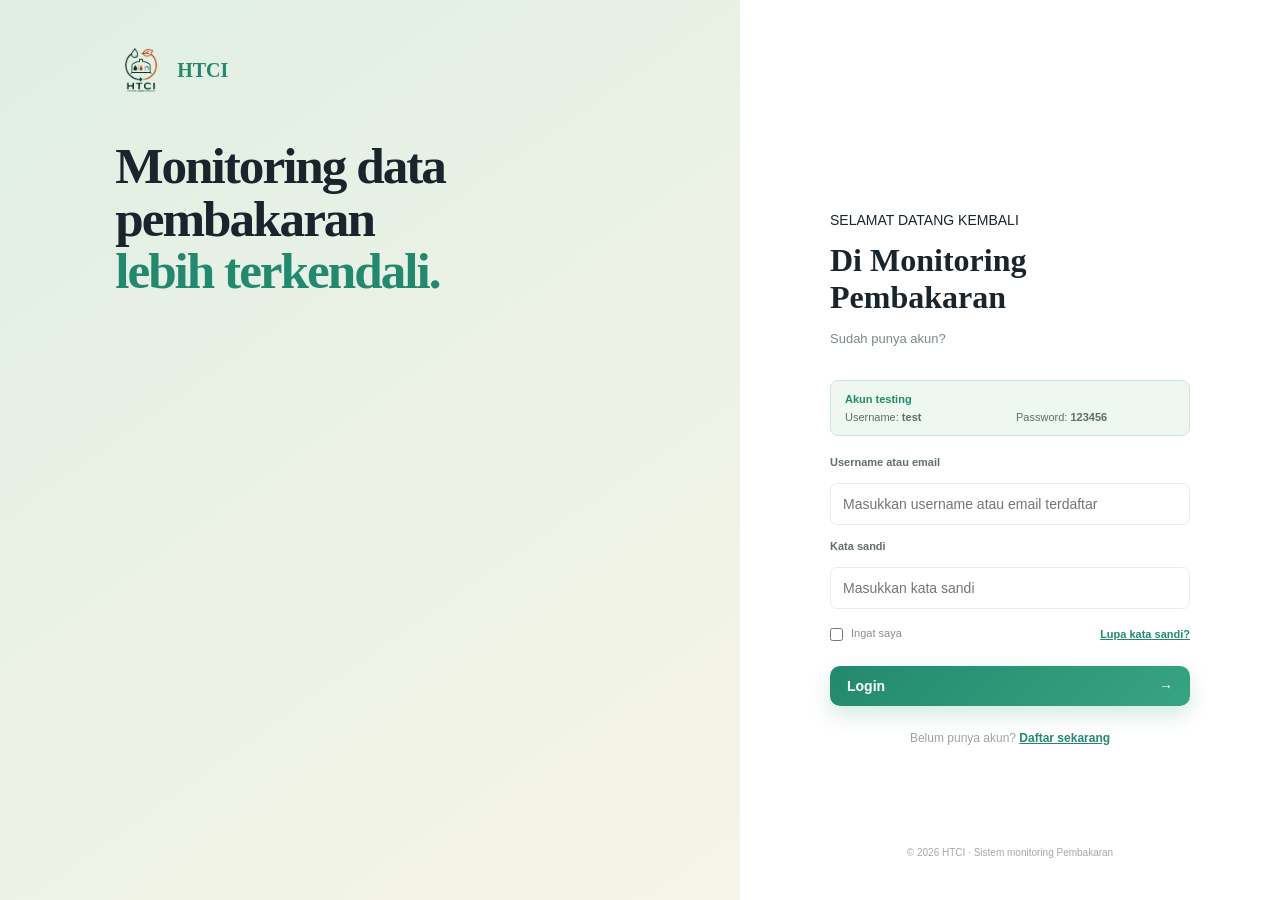
<file: index.html>
﻿<!doctype html>
<html lang="id">
  <head>
    <meta charset="UTF-8" />
    <meta name="viewport" content="width=device-width, initial-scale=1.0" />
    <title>Masuk | HTCI</title>
    <meta http-equiv="refresh" content="0; url=login.html" />
    <style>
      body {
        visibility: hidden;
      }
    </style>
    <link rel="preconnect" href="https://fonts.googleapis.com" />
    <link rel="preconnect" href="https://fonts.gstatic.com" crossorigin />
    <link
      href="https://fonts.googleapis.com/css2?family=DM+Sans:wght@400;500;600;700&family=Space+Grotesk:wght@500;600;700&display=swap"
      rel="stylesheet"
    />
    <link rel="icon" type="image/png" href="img/sgllogo.png" />
    <link rel="stylesheet" href="styles.css?v=20261021-labels3" />
  </head>
  <body>
    <div class="app-shell">
      <aside class="sidebar">
        <div class="brand"><b>TG</b> Thermo<span>Guard</span></div>
        <small class="workspace-label">WORKSPACE</small>
        <nav>
          <button class="nav-item active" data-page="home">
            ⌂ &nbsp; Beranda</button
          ><button class="nav-item" data-page="devices">
            ▦ &nbsp; Kelola Alat <i>3</i></button
          ><button class="nav-item" data-page="profile">◎ &nbsp; Profil</button>
        </nav>
        <div class="sidebar-foot">
          <div class="help-card">
            <b>Butuh bantuan?</b><small>Hubungi tim teknis kami</small
            ><button>Hubungi kami →</button>
          </div>
          <div class="user-mini">
            <b>AR</b><span>Andi Rahman<small>Administrator</small></span
            ><button id="logout">↪</button>
          </div>
        </div>
      </aside>
      <main class="main">
        <header>
          <span>Workspace &nbsp;/&nbsp; <b id="crumb">Beranda</b></span
          ><span class="live">● &nbsp;Data live &nbsp; <b>AR</b></span>
        </header>
        <section class="page active" id="home">
          <div class="heading">
            <div>
              <small>SENIN, 12 AGUSTUS 2024 &nbsp;•&nbsp; 09:41 WIB</small>
              <h1>Selamat pagi, Andi <em>✦</em></h1>
              <p>
                Pantau kondisi seluruh alat pembakaran Anda dalam satu tampilan.
              </p>
            </div>
            <button class="primary" id="refresh">↻ &nbsp; Refresh data</button>
          </div>
          <div class="summary">
            <article>
              <label>Alat aktif</label
              ><strong>3 <small>/ 4 alat</small></strong>
              <div class="bar"><i style="width: 75%"></i></div>
              <small>1 alat sedang offline</small>
            </article>
            <article>
              <label>Suhu rata-rata</label><strong>386<small>°C</small></strong
              ><small class="up">↗ 4,2% dari kemarin</small>
            </article>
            <article>
              <label>Kualitas gas</label><strong>Baik</strong
              ><small>Rata-rata seluruh alat</small
              ><mark>Dalam batas aman</mark>
            </article>
            <article>
              <label>Peringatan</label
              ><strong>2 <small>peringatan</small></strong
              ><small>Perlu ditinjau hari ini</small
              ><button class="link" id="alerts">Lihat peringatan →</button>
            </article>
          </div>
          <div class="section-title">
            <div>
              <h2>Monitoring alat</h2>
            </div>
          </div>
          <div class="devices">
            <article class="device">
              <span class="status online">● Online</span>
              <h3>Insinerator Utama</h3>
              <small>ID: TG-2401-A</small>
              <div class="temp">
                Suhu gas buang<strong>412<small>°C</small></strong
                ><b>↗ 2,6%</b>
              </div>
              <div class="sensors">
                <div>
                  PM 2.5<strong>18 <small>µg/m³</small></strong
                  ><mark>Normal</mark>
                </div>
                <div>
                  Kandungan gas<strong>CO <small>32 ppm</small></strong
                  ><mark>Normal</mark>
                </div>
              </div>
              <footer>
                Kualitas gas buang <b>Baik</b>
                <div class="bar"><i style="width: 82%"></i></div>
              </footer>
            </article>
            <article class="device warning">
              <span class="status">● Perlu perhatian</span>
              <h3>Boiler Produksi</h3>
              <small>ID: TG-2401-B</small>
              <div class="temp">
                Suhu gas buang<strong>389<small>°C</small></strong
                ><b>↘ 1,1%</b>
              </div>
              <div class="sensors">
                <div>
                  PM 2.5<strong class="orange">76 <small>µg/m³</small></strong
                  ><mark class="caution">Tinggi</mark>
                </div>
                <div>
                  Kandungan gas<strong>CO <small>48 ppm</small></strong
                  ><mark>Normal</mark>
                </div>
              </div>
              <footer>
                Kualitas gas buang <b class="orange">Perhatian</b>
                <div class="bar">
                  <i class="orange-bar" style="width: 56%"></i>
                </div>
              </footer>
            </article>
            <article class="device">
              <span class="status online">● Online</span>
              <h3>Furnace Laboratorium</h3>
              <small>ID: TG-2401-C</small>
              <div class="temp">
                Suhu gas buang<strong>358<small>°C</small></strong
                ><b>↗ 0,8%</b>
              </div>
              <div class="sensors">
                <div>
                  PM 2.5<strong>12 <small>µg/m³</small></strong
                  ><mark>Normal</mark>
                </div>
                <div>
                  Kandungan gas<strong>CO <small>27 ppm</small></strong
                  ><mark>Normal</mark>
                </div>
              </div>
              <footer>
                Kualitas gas buang <b>Baik</b>
                <div class="bar"><i style="width: 91%"></i></div>
              </footer>
            </article>
          </div>
          <div class="bottom">
            <article>
              <h2>Aktivitas terbaru</h2>
              <p>
                ✓ &nbsp; <b>Insinerator Utama kembali online</b
                ><small>Sensor terhubung kembali · 12 menit lalu</small>
              </p>
              <p class="orange">
                ! &nbsp; <b>PM 2.5 melebihi batas normal</b
                ><small>Boiler Produksi · 28 menit lalu</small>
              </p>
            </article>
            <article>
              <h2>Uptime perangkat</h2>
              <strong class="uptime">98,7% <small>↗ 1,4%</small></strong>
              <div class="chart">▂ ▅ ▃ ▇ ▅ █ ▇</div>
            </article>
          </div>
        </section>
        <section class="page" id="devices">
          <div class="heading">
            <div>
              <small>KONFIGURASI PERANGKAT</small>
              <h1>Kelola alat</h1>
              <p>Tambah dan atur perangkat IoT yang terhubung ke workspace.</p>
            </div>
            <button class="primary" id="add">＋ &nbsp;Tambah alat</button>
          </div>
          <div class="toolbar">
            ⌕ <input placeholder="Cari nama atau ID alat..." />
          </div>
          <div class="device-list">
            <div>
              <b>♨ &nbsp; Insinerator Utama</b
              ><small>TG-2401-A · ● Online</small
              ><button class="edit">Edit</button
              ><button class="delete">Hapus</button>
            </div>
            <div>
              <b>▦ &nbsp; Boiler Produksi</b
              ><small>TG-2401-B · ● Perlu perhatian</small
              ><button class="edit">Edit</button
              ><button class="delete">Hapus</button>
            </div>
            <div>
              <b>♨ &nbsp; Furnace Laboratorium</b
              ><small>TG-2401-C · ● Online</small
              ><button class="edit">Edit</button
              ><button class="delete">Hapus</button>
            </div>
            <div>
              <b>♨ &nbsp; Dryer Cadangan</b><small>TG-2401-D · ● Offline</small
              ><button class="edit">Edit</button
              ><button class="delete">Hapus</button>
            </div>
          </div>
        </section>
        <section class="page" id="profile">
          <div class="heading">
            <div>
              <small>PENGATURAN WORKSPACE</small>
              <h1>Profil & pengaturan</h1>
              <p>Atur akun dan preferensi pengalaman monitoring Anda.</p>
            </div>
          </div>
          <div class="profile">
            <article>
              <div class="cover"></div>
              <b class="profile-avatar">AR</b>
              <h2>Andi Rahman</h2>
              <p>Administrator · andi.rahman@htci.id</p>
              <button class="outline">Edit profil</button>
            </article>
            <article class="settings">
              <h2>Preferensi</h2>
              <div>
                <b>Bahasa aplikasi</b
                ><small>Pilih bahasa yang digunakan di dashboard</small
                ><select>
                  <option>Bahasa Indonesia</option>
                  <option>English</option>
                </select>
              </div>
              <div>
                <b>Tema tampilan</b
                ><small>Sesuaikan tampilan untuk kenyamanan Anda</small
                ><button class="theme active">☼ Terang</button
                ><button class="theme">◐ Gelap</button>
              </div>
              <div>
                <b>Notifikasi peringatan</b
                ><small>Dapatkan notifikasi saat sensor melewati batas</small
                ><input type="checkbox" checked />
              </div>
              <button class="danger" id="logout2">↪ Keluar dari akun</button>
            </article>
          </div>
        </section>
      </main>
    </div>
    <div class="toast" id="toast"></div>
    <div class="modal" id="auth">
      <div>
        <button class="close">×</button><b class="modal-logo">TG</b
        ><small>HTCI WORKSPACE</small>
        <h2 id="auth-title">Selamat datang kembali</h2>
        <p>Masuk untuk memantau alat pembakaran Anda.</p>
        <label>Email<input type="email" placeholder="nama@gmail.com" /></label
        ><label
          >Kata sandi<input type="password" placeholder="••••••••" /></label
        ><button class="primary full">Masuk ke dashboard →</button>
        <p>
          Belum punya akun?
          <button class="link" id="register">Daftar sekarang</button>
        </p>
      </div>
    </div>
    <div class="modal" id="device-modal">
      <div>
        <button class="close">×</button><small>PERANGKAT IOT</small>
        <h2>Tambah alat baru</h2>
        <p>Hubungkan alat pembakaran ke workspace Anda.</p>
        <label
          >Nama alat<input placeholder="Contoh: Incinerator Gedung B" /></label
        ><label>Device ID<input placeholder="TG-2401-X" /></label
        ><label>API Key<input placeholder="Masukkan API key perangkat" /></label
        ><button class="primary full" id="save">Simpan alat</button>
      </div>
    </div>
    <script>
      const toast = (m) => {
        const e = document.getElementById("toast");
        e.textContent = m;
        e.classList.add("show");
        setTimeout(() => e.classList.remove("show"), 2200);
      };
      document.querySelectorAll(".nav-item").forEach(
        (b) =>
          (b.onclick = () => {
            document
              .querySelectorAll(".nav-item")
              .forEach((x) => x.classList.remove("active"));
            b.classList.add("active");
            document
              .querySelectorAll(".page")
              .forEach((x) => x.classList.remove("active"));
            document.getElementById(b.dataset.page).classList.add("active");
            document.getElementById("crumb").textContent = b.textContent.trim();
          }),
      );
      document.getElementById("refresh").onclick = () =>
        toast("Data sensor berhasil diperbarui");
      document.getElementById("alerts").onclick = () =>
        toast("Menampilkan 2 peringatan aktif");
      const auth = document.getElementById("auth");
      const open = () => auth.classList.add("show");
      document.getElementById("logout").onclick = open;
      document.getElementById("logout2").onclick = open;
      document
        .querySelectorAll(".close")
        .forEach(
          (b) =>
            (b.onclick = () =>
              b.parentElement.parentElement.classList.remove("show")),
        );
      document.querySelector(".full").onclick = () => {
        auth.classList.remove("show");
        toast("Berhasil masuk ke workspace");
      };
      document.getElementById("register").onclick = () => {
        document.getElementById("auth-title").textContent = "Buat akun baru";
      };
      const modal = document.getElementById("device-modal");
      document.getElementById("add").onclick = () =>
        modal.classList.add("show");
      document.getElementById("save").onclick = () => {
        modal.classList.remove("show");
        toast("Alat berhasil ditambahkan");
      };
      document.querySelectorAll(".delete").forEach(
        (b) =>
          (b.onclick = () => {
            b.parentElement.remove();
            toast("Alat berhasil dihapus");
          }),
      );
      document
        .querySelectorAll(".edit")
        .forEach((b) => (b.onclick = () => toast("Mode edit alat dibuka")));
      document.querySelectorAll(".theme").forEach(
        (b) =>
          (b.onclick = () => {
            document
              .querySelectorAll(".theme")
              .forEach((x) => x.classList.remove("active"));
            b.classList.add("active");
            toast("Tema tampilan diperbarui");
          }),
      );
    </script>
    <script>
      document
        .querySelectorAll(".help-card button")
        .forEach(
          (button) =>
            (button.onclick = () =>
              window.open(
                "https://wa.me/+62895360799127",
                "_blank",
                "noopener",
              )),
        );
    </script>
  </body>
</html>
</file>
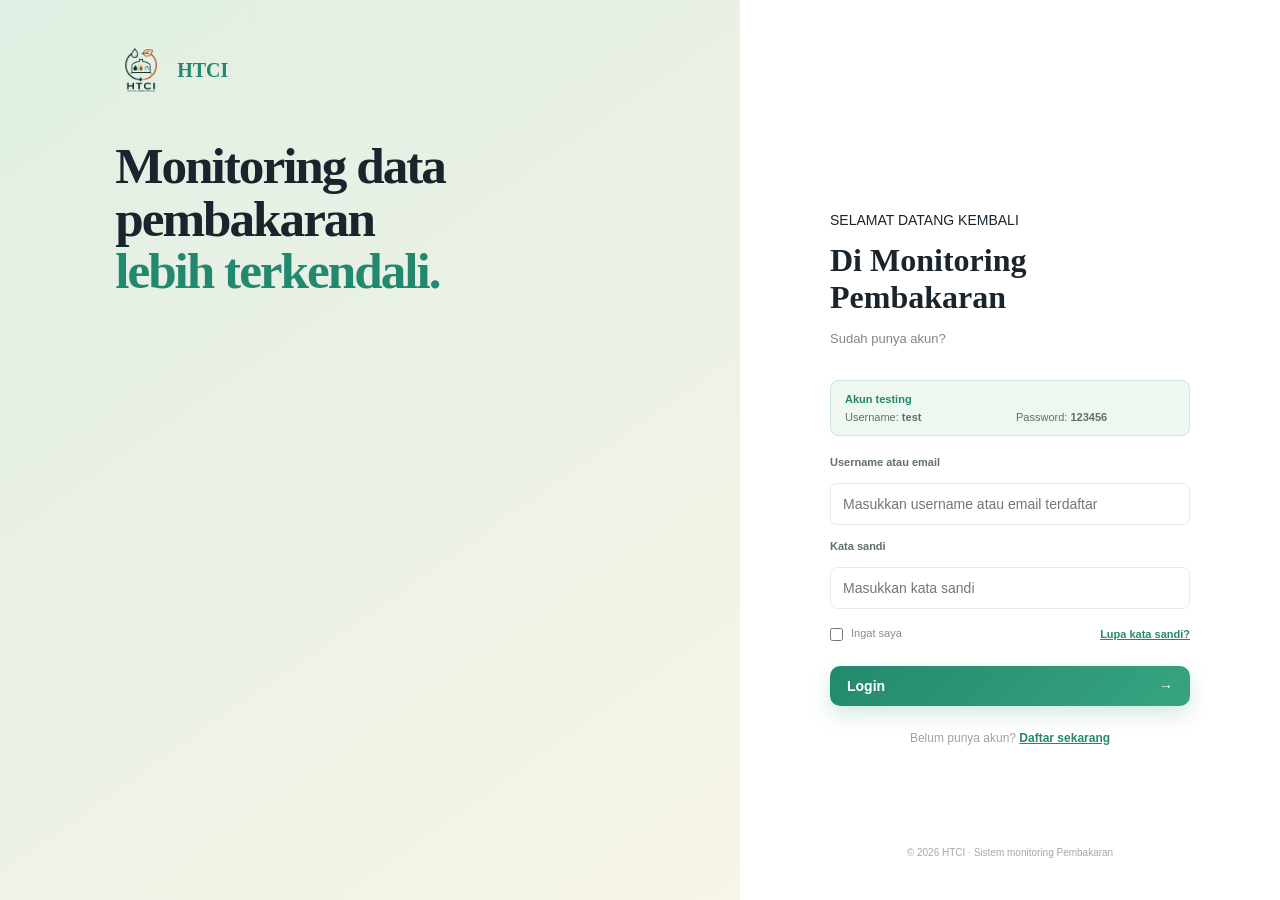
<file: login.html>
<!doctype html>
<html lang="id">
  <head>
    <meta charset="UTF-8" />
    <meta name="viewport" content="width=device-width, initial-scale=1.0" />
    <title>Masuk | HTCI</title>
    <link rel="icon" type="image/png" href="img/sgllogo.png" />
    <link rel="stylesheet" href="styles.css?v=20261021-labels3" />
  </head>
  <body class="auth-page">
    <main class="auth-layout">
      <section class="auth-intro">
        <a class="brand" href="index.html"><b>HT</b> HTCI</a>
        <div class="intro-copy">
          <h1>Monitoring<br /><em>data pembakaran</em></h1>
        </div>
      </section>
      <section class="auth-panel">
        <div class="auth-form-wrap">
          <p class="eyebrow">SELAMAT DATANG KEMBALI</p>
          <h2>Masuk ke HTCI</h2>
          <p class="form-description">Sudah punya akun?</p>
          <form data-auth-form="login">
            <label for="email">Username atau email</label
            ><input
              id="email"
              name="username"
              type="text"
              autocomplete="username"
              placeholder="Username atau email"
              required
            /><label for="password">Kata sandi</label
            ><input
              id="password"
              autocomplete="current-password"
              type="password"
              placeholder="Masukkan kata sandi"
              required
            />
            <div class="form-options">
              <label class="checkbox-label"
                ><input type="checkbox" /> Ingat saya</label
              ><a href="#">Lupa kata sandi?</a>
            </div>
            <button class="primary auth-submit" type="submit">
              Login <span>→</span>
            </button>
          </form>
          <p class="auth-switch">
            Sudah punya akun? <a href="register.html">Daftar sekarang</a>
          </p>
        </div>
        <small class="auth-footer"
          >© 2026 HTCI · Sistem monitoring Pembakaran</small
        >
      </section>
    </main>
    <div class="toast" id="toast"></div>
    <script src="app.js?v=20261021-greeting4"></script>
  </body>
</html>
</file>
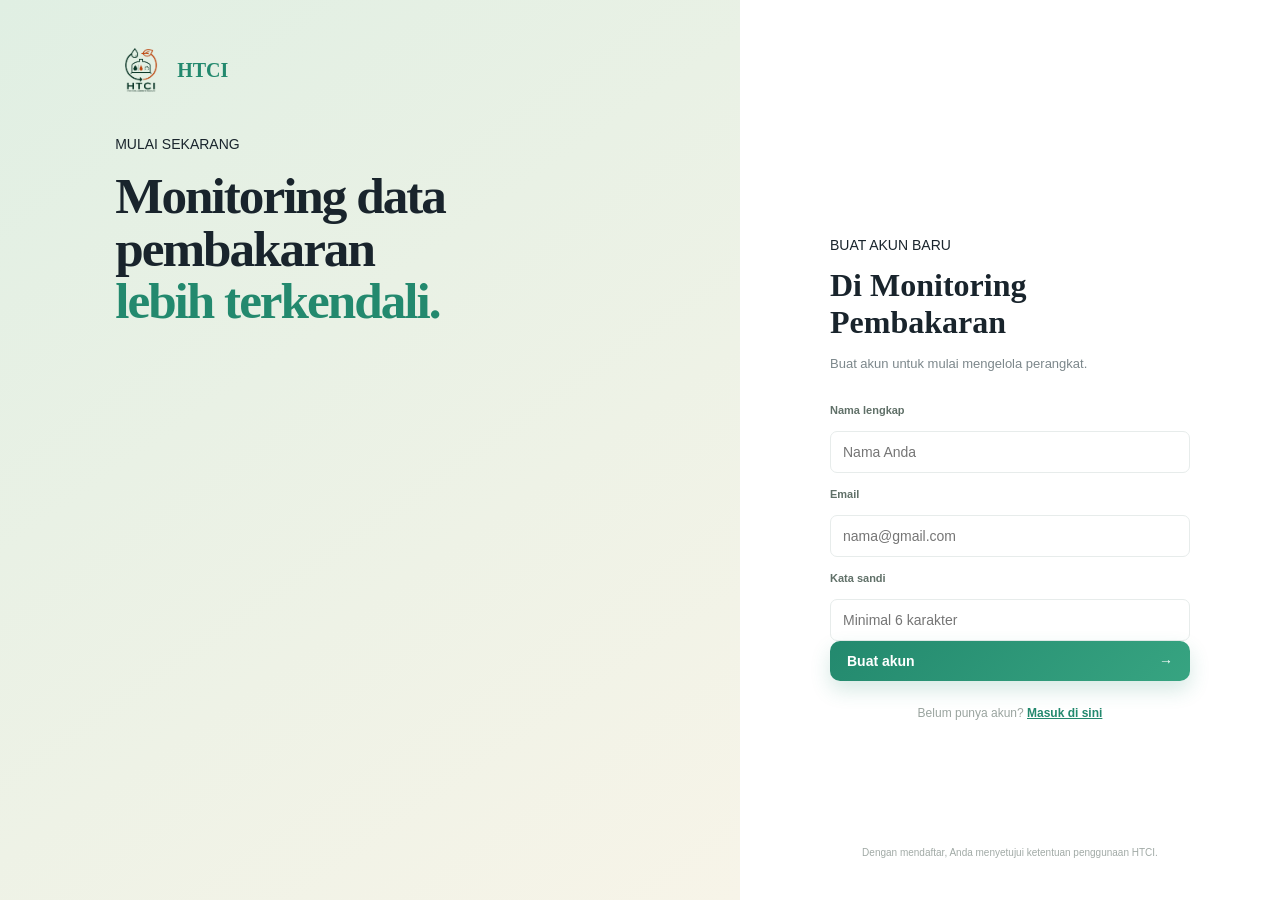
<file: register.html>
<!doctype html>
<html lang="id">
  <head>
    <meta charset="UTF-8" />
    <meta name="viewport" content="width=device-width, initial-scale=1.0" />
    <title>Daftar | HTCI</title>
    <link rel="icon" type="image/png" href="img/sgllogo.png" />
    <link rel="stylesheet" href="styles.css?v=20261021-labels3" />
  </head>
  <body class="auth-page">
    <main class="auth-layout">
      <section class="auth-intro">
        <a class="brand" href="index.html"
          ><b>TG</b> Thermo<span>Guard</span></a
        >
        <div class="intro-copy">
          <p class="eyebrow">MULAI SEKARANG</p>
          <h1>Satu ruang kerja<br /><em>untuk semua alat.</em></h1>
        </div>
      </section>
      <section class="auth-panel">
        <div class="auth-form-wrap">
          <p class="eyebrow">BUAT AKUN BARU</p>
          <h2>Daftar workspace</h2>
          <p class="form-description">
            Buat akun untuk mulai mengelola perangkat.
          </p>
          <form data-auth-form="register">
            <label for="name">Nama lengkap</label
            ><input
              id="name"
              type="text"
              placeholder="Nama Anda"
              required
            /><label for="register-email">Email</label
            ><input
              id="register-email"
              type="email"
              placeholder="nama@gmail.com"
              required
            /><label for="register-password">Kata sandi</label
            ><input
              id="register-password"
              type="password"
              placeholder="Minimal 6 karakter"
              minlength="6"
              required
            /><button class="primary auth-submit" type="submit">
              Buat akun <span>→</span>
            </button>
          </form>
          <p class="auth-switch">
            Sudah punya akun? <a href="login.html">Masuk di sini</a>
          </p>
        </div>
        <small class="auth-footer"
          >Dengan mendaftar, Anda menyetujui ketentuan penggunaan HTCI.</small
        >
      </section>
    </main>
    <div class="toast" id="toast"></div>
    <script src="app.js?v=20261021-greeting4"></script>
  </body>
</html>
</file>
<file: styles.css>
:root {
  --ink: #19242c;
  --muted: #7c878b;
  --line: #e7eceb;
  --paper: #fbfcfa;
  --green: #23896e;
  --soft: #e4f3ec;
  --orange: #e4873c;
  --red: #d86359;
  --shadow: 0 12px 40px #19352d0f;
}
* {
  box-sizing: border-box;
}
body {
  margin: 0;
  background: var(--paper);
  color: var(--ink);
  font:
    14px "DM Sans",
    sans-serif;
}
button,
input,
select {
  font: inherit;
}
button {
  cursor: pointer;
  border: 0;
  background: none;
  color: inherit;
}
.app-shell {
  display: flex;
  min-height: 100vh;
}
.sidebar {
  width: 250px;
  background: #eef4ee;
  border-right: 1px solid #e0e9e1;
  padding: 28px 18px 20px;
  display: flex;
  flex-direction: column;
  flex-shrink: 0;
}
.brand {
  display: flex;
  align-items: center;
  gap: 10px;
  font: 700 20px "Space Grotesk";
  padding: 0 12px;
  margin-bottom: 64px;
}
.brand b,
.modal-logo {
  display: inline-grid;
  place-items: center;
  background: var(--green);
  color: #fff;
  border-radius: 9px;
  width: 32px;
  height: 32px;
  font-size: 12px;
  margin-right: 8px;
}
.brand span {
  color: var(--green);
}
.workspace-label,
.heading > div > small {
  font-size: 10px;
  letter-spacing: 1.4px;
  font-weight: 700;
  color: #9aa69e;
}
.workspace-label {
  padding: 0 14px;
}
.main-nav,
nav {
  display: grid;
  gap: 5px;
  margin-top: 12px;
}
.nav-item {
  text-align: left;
  padding: 12px 13px;
  border-radius: 9px;
  color: #738079;
  font-weight: 600;
}
.nav-item:hover,
.nav-item.active {
  background: #fff;
  color: var(--green);
  box-shadow: 0 5px 18px #345c4010;
}
.nav-item i {
  float: right;
  background: #dcebe0;
  padding: 2px 7px;
  border-radius: 15px;
  font-style: normal;
  font-size: 11px;
}
.sidebar-foot {
  margin-top: auto;
}
.help-card {
  background: #fff;
  border: 1px solid #e0e9e1;
  border-radius: 12px;
  padding: 16px;
  margin-bottom: 18px;
}
.help-card b,
.help-card small {
  display: block;
}
.help-card small {
  font-size: 11px;
  color: var(--muted);
  margin: 5px 0 12px;
}
.help-card button,
.link {
  color: var(--green);
  font-size: 12px;
  font-weight: 700;
  padding: 0;
}
.user-mini {
  border-top: 1px solid #dce6dd;
  padding: 17px 5px 0;
  display: flex;
  align-items: center;
  gap: 10px;
}
.user-mini > b {
  display: grid;
  place-items: center;
  width: 33px;
  height: 33px;
  border-radius: 50%;
  background: #d5e8dc;
  color: var(--green);
  font-size: 11px;
}
.user-mini small {
  display: block;
  color: var(--muted);
  font-size: 11px;
}
.user-mini button {
  margin-left: auto;
  font-size: 19px;
}
.main {
  width: calc(100% - 250px);
  max-width: 1500px;
}
header {
  height: 78px;
  border-bottom: 1px solid var(--line);
  display: flex;
  justify-content: space-between;
  align-items: center;
  padding: 0 54px;
  color: #a0aaa5;
  font-size: 12px;
}
header b {
  color: #4e5d57;
}
.live {
  font-size: 11px;
}
.live:first-letter {
  color: #45b686;
}
.live b {
  background: #d5e8dc;
  border-radius: 50%;
  padding: 10px;
  color: var(--green);
  margin-left: 10px;
}
.page {
  display: none;
  padding: 40px 54px 64px;
}
.page.active {
  display: block;
  animation: fade 0.3s ease;
}
@keyframes fade {
  from {
    opacity: 0.3;
    transform: translateY(5px);
  }
  to {
    opacity: 1;
    transform: none;
  }
}
.heading {
  display: flex;
  justify-content: space-between;
  align-items: end;
  margin-bottom: 34px;
}
.heading h1 {
  font: 600 31px "Space Grotesk";
  letter-spacing: -1.2px;
  margin: 12px 0 7px;
}
.heading h1 em {
  color: var(--orange);
  font-style: normal;
  font-size: 22px;
}
.heading p,
.section-title p {
  color: var(--muted);
  margin: 0;
}
.primary {
  background: var(--green);
  color: #fff;
  border-radius: 8px;
  padding: 12px 17px;
  font-weight: 700;
  box-shadow: 0 7px 17px #23896e25;
}
.summary {
  display: grid;
  grid-template-columns: repeat(4, 1fr);
  gap: 16px;
  margin-bottom: 42px;
}
.summary article {
  background: #fff;
  border: 1px solid var(--line);
  border-top: 3px solid var(--green);
  border-radius: 9px;
  padding: 17px 19px;
  min-height: 139px;
  box-shadow: var(--shadow);
}
.summary article:nth-child(2) {
  border-color: var(--orange);
}
.summary article:nth-child(3) {
  border-color: #4d8bb5;
}
.summary article:nth-child(4) {
  border-color: var(--red);
}
.summary label,
.summary article > small {
  color: #8a9591;
  font-size: 12px;
  display: block;
}
.summary strong {
  display: block;
  font: 600 28px "Space Grotesk";
  margin: 12px 0 8px;
}
.summary strong small,
.temp strong small,
.sensors strong small {
  font: 500 12px "DM Sans";
  color: #a1aaa5;
}
.bar {
  height: 5px;
  background: #ecf0ed;
  border-radius: 10px;
  overflow: hidden;
  margin: 9px 0 8px;
}
.bar i {
  display: block;
  height: 100%;
  background: var(--green);
  border-radius: 10px;
}
.summary mark,
.sensors mark {
  display: block;
  width: max-content;
  margin-top: 8px;
  padding: 3px 7px;
  border-radius: 4px;
  color: var(--green);
  background: var(--soft);
  font-size: 10px;
}
.up,
.status.online {
  color: var(--green) !important;
}
.link {
  display: block;
  margin-top: 8px;
}
.section-title {
  display: flex;
  justify-content: space-between;
  align-items: start;
}
.section-title h2,
.bottom h2,
.settings h2 {
  font: 600 18px "Space Grotesk";
  margin: 0 0 5px;
}
.section-title > small {
  color: #8e9b94;
}
.section-title > small b {
  color: var(--orange);
  font-weight: 400;
}
.devices {
  display: grid;
  grid-template-columns: repeat(3, 1fr);
  gap: 16px;
  margin: 20px 0 36px;
}
.device {
  background: #fff;
  border: 1px solid var(--line);
  border-radius: 10px;
  padding: 21px;
  box-shadow: var(--shadow);
}
.device.warning {
  border-color: #f2d8c4;
}
.status {
  font-size: 10px;
  color: var(--orange);
  font-weight: 700;
}
.device h3 {
  font: 600 17px "Space Grotesk";
  margin: 9px 0 4px;
}
.device > small,
.device-list small {
  color: #a1aaa6;
  font-size: 11px;
}
.temp {
  margin: 25px 0 20px;
  border-bottom: 1px solid #edf0ed;
  padding-bottom: 17px;
  font-size: 11px;
  color: #909b96;
}
.temp strong {
  display: inline-block;
  font: 600 35px "Space Grotesk";
  color: var(--ink);
  margin: 6px 8px 0 0;
}
.temp b {
  color: var(--green);
  font-size: 11px;
}
.sensors {
  display: grid;
  grid-template-columns: 1fr 1fr;
  gap: 10px;
}
.sensors > div {
  border-right: 1px solid #edf0ed;
  color: #929d97;
  font-size: 11px;
}
.sensors > div:last-child {
  border: 0;
  padding-left: 8px;
}
.sensors strong {
  display: block;
  font: 600 14px "Space Grotesk";
  color: var(--ink);
  margin: 7px 0;
}
.sensors mark {
  display: inline-block;
}
.sensors .caution,
.orange {
  color: #bd6b26 !important;
  background: #fff0e3;
}
.device footer {
  border-top: 1px solid #edf0ed;
  margin-top: 19px;
  padding-top: 14px;
  color: #929d97;
  font-size: 11px;
}
.device footer b {
  float: right;
  color: var(--green);
}
.orange-bar {
  background: var(--orange) !important;
}
.bottom {
  display: grid;
  grid-template-columns: 1fr 1fr;
  gap: 16px;
}
.bottom article,
.profile > article {
  background: #fff;
  border: 1px solid var(--line);
  border-radius: 10px;
  padding: 21px;
}
.bottom p {
  border-top: 1px solid #edf0ed;
  padding: 13px 0;
  margin: 0;
  font-size: 12px;
  color: var(--green);
}
.bottom p small {
  display: block;
  color: #a1aaa6;
  margin: 5px 0 0 19px;
  font-size: 10px;
}
.uptime {
  font: 600 26px "Space Grotesk";
}
.uptime small {
  font: 400 11px "DM Sans";
  color: var(--green);
}
.chart {
  color: #80b99e;
  letter-spacing: 11px;
  margin-top: 28px;
  font-size: 24px;
}
.toolbar {
  background: #fff;
  border: 1px solid var(--line);
  border-radius: 8px;
  padding: 11px;
  color: #9ca6a1;
  max-width: 360px;
  margin-bottom: 18px;
}
.toolbar input {
  border: 0;
  outline: 0;
  margin-left: 8px;
}
.device-list {
  background: #fff;
  border: 1px solid var(--line);
  border-radius: 10px;
  overflow: hidden;
}
.device-list > div {
  display: grid;
  grid-template-columns: 1fr 220px 50px 55px;
  gap: 15px;
  align-items: center;
  padding: 17px 20px;
  border-bottom: 1px solid #edf0ed;
}
.device-list > div:last-child {
  border: 0;
}
.device-list b {
  font-size: 13px;
}
.device-list small {
  color: var(--muted);
}
.edit,
.outline {
  color: var(--green);
  font-weight: 700;
  font-size: 11px;
}
.delete,
.danger {
  color: var(--red);
  font-size: 11px;
  font-weight: 700;
}
.profile {
  display: grid;
  grid-template-columns: 320px 1fr;
  gap: 20px;
  max-width: 950px;
}
.profile > article:first-child {
  text-align: center;
  padding: 0 20px 25px;
}
.cover {
  height: 85px;
  background: linear-gradient(120deg, #d7e9db, #f2e7d4);
  margin: 0 -21px;
}
.profile-avatar {
  display: grid;
  place-items: center;
  width: 74px;
  height: 74px;
  border: 5px solid #fff;
  border-radius: 50%;
  background: #d5e8dc;
  color: var(--green);
  font: 600 20px "Space Grotesk";
  margin: -37px auto 13px;
  position: relative;
}
.profile h2 {
  font: 600 19px "Space Grotesk";
}
.profile p,
.settings small {
  color: #9da6a1;
  font-size: 11px;
}
.settings > div {
  border-top: 1px solid #edf0ed;
  padding: 18px 0;
}
.settings > div b,
.settings > div small {
  display: block;
}
.settings select {
  float: right;
  margin-top: -26px;
  padding: 8px;
  border: 1px solid var(--line);
  border-radius: 7px;
}
.theme {
  padding: 7px 10px;
  color: #929c96;
}
.theme.active {
  background: var(--soft);
  color: var(--green);
  border-radius: 5px;
}
.danger {
  border-top: 1px solid #edf0ed;
  width: 100%;
  text-align: left;
  padding-top: 18px;
  margin-top: 5px;
}
.toast {
  position: fixed;
  right: 30px;
  bottom: 25px;
  background: #1e332b;
  color: #fff;
  padding: 13px 18px;
  border-radius: 8px;
  opacity: 0;
  transform: translateY(70px);
  transition: 0.3s;
  z-index: 5;
}
.toast.show {
  opacity: 1;
  transform: none;
}
.modal {
  position: fixed;
  inset: 0;
  background: #19332a55;
  backdrop-filter: blur(5px);
  display: none;
  align-items: center;
  justify-content: center;
  z-index: 10;
}
.modal.show {
  display: flex;
}
.modal > div {
  width: min(420px, calc(100% - 32px));
  background: #fff;
  border-radius: 14px;
  padding: 35px;
  position: relative;
}
.close {
  position: absolute;
  right: 18px;
  top: 15px;
  font-size: 23px;
  color: #a0aaa5;
}
.modal-logo {
  margin-bottom: 20px;
}
.modal h2 {
  font: 600 25px "Space Grotesk";
  margin: 10px 0 7px;
}
.modal p {
  color: var(--muted);
  font-size: 12px;
}
.modal label {
  display: block;
  font-size: 11px;
  font-weight: 700;
  margin: 13px 0;
}
.modal input {
  display: block;
  width: 100%;
  border: 1px solid var(--line);
  border-radius: 7px;
  padding: 11px;
  margin-top: 6px;
}
.full {
  width: 100%;
  margin-top: 10px;
}
@media (max-width: 1100px) {
  .sidebar {
    width: 215px;
  }
  .main {
    width: calc(100% - 215px);
  }
  .page,
  header {
    padding-left: 30px;
    padding-right: 30px;
  }
  .summary {
    grid-template-columns: repeat(2, 1fr);
  }
  .devices {
    grid-template-columns: 1fr;
  }
}
@media (max-width: 720px) {
  .sidebar {
    width: 64px;
    padding: 18px 10px;
  }
  .brand {
    padding: 0;
    justify-content: center;
    margin-bottom: 45px;
  }
  .brand:not(b),
  .workspace-label,
  .nav-item {
    font-size: 0;
  }
  .nav-item {
    padding: 11px 5px;
  }
  .help-card,
  .user-mini span,
  .user-mini button {
    display: none;
  }
  .user-mini {
    justify-content: center;
  }
  .main {
    width: calc(100% - 64px);
  }
  header {
    height: 62px;
    padding: 0 18px;
  }
  .live {
    font-size: 0;
  }
  .page {
    padding: 28px 18px 45px;
  }
  .heading {
    display: block;
  }
  .heading .primary {
    margin-top: 20px;
  }
  .heading h1 {
    font-size: 26px;
  }
  .summary {
    gap: 10px;
  }
  .summary article {
    padding: 13px;
    min-height: 130px;
  }
  .summary strong {
    font-size: 24px;
  }
  .bottom,
  .profile {
    grid-template-columns: 1fr;
  }
  .device-list > div {
    grid-template-columns: 1fr 50px 55px;
    gap: 8px;
  }
  .device-list small {
    grid-column: 1/2;
  }
  .settings select {
    float: none;
    margin-top: 8px;
  }
  .section-title > small {
    display: none;
  }
}
.heading > #refresh,
.heading > button[data-message="Data sensor berhasil diperbarui"] {
  display: none !important;
}
.sidebar {
  position: sticky;
  top: 0;
  height: 100vh;
  max-height: 100vh;
  overflow-y: auto;
}
.user-profile {
  display: grid;
  place-items: center;
  width: 40px;
  height: 40px;
  border-radius: 50%;
  background: #d5e8dc;
  color: var(--green);
  transition:
    transform 0.2s,
    background 0.2s;
}
.user-profile:hover {
  background: #c4dfd0;
  transform: translateY(-1px);
}
.user-icon {
  position: relative;
  display: block;
  width: 17px;
  height: 17px;
  border: 2px solid currentColor;
  border-radius: 50%;
}
.user-icon:before {
  content: "";
  position: absolute;
  top: 3px;
  left: 4px;
  width: 5px;
  height: 5px;
  border: 1.5px solid currentColor;
  border-radius: 50%;
}
.user-icon:after {
  content: "";
  position: absolute;
  bottom: 2px;
  left: 2px;
  width: 9px;
  height: 5px;
  border: 1.5px solid currentColor;
  border-bottom: 0;
  border-radius: 8px 8px 0 0;
}
.sidebar-logout {
  display: block;
  width: 100%;
  margin-top: 14px;
  padding: 10px 12px;
  border: 0;
  border-radius: 7px;
  background: var(--red);
  color: #fff;
  font-size: 12px;
  font-weight: 700;
  text-align: left;
}
.sidebar-logout:hover {
  background: #b94d45;
}
.monitoring-toolbar {
  display: flex;
  gap: 12px;
  align-items: center;
  margin: 18px 0 20px;
}
.monitoring-search,
.monitoring-filter {
  display: flex;
  align-items: center;
  gap: 8px;
  background: #fff;
  border: 1px solid var(--line);
  border-radius: 8px;
  padding: 10px 12px;
  color: #8d9992;
  font-size: 11px;
}
.monitoring-search {
  flex: 1;
  max-width: 360px;
}
.monitoring-search input {
  width: 100%;
  border: 0;
  outline: 0;
  color: var(--ink);
  background: transparent;
}
.monitoring-filter select {
  border: 0;
  outline: 0;
  background: transparent;
  color: var(--ink);
  font-size: 11px;
}
.device[hidden],
.device-list > div[hidden] {
  display: none !important;
}
.device-list small {
  display: block;
}
.status.offline {
  color: var(--red) !important;
}
.modal-actions {
  display: flex;
  justify-content: flex-end;
  gap: 10px;
  margin-top: 22px;
}
.modal-actions .primary,
.modal-actions .outline {
  padding: 10px 16px;
  border-radius: 7px;
}
.modal-actions .primary {
  background: var(--red);
}
@media (max-width: 720px) {
  .monitoring-toolbar {
    align-items: stretch;
    flex-direction: column;
  }
  .monitoring-search {
    max-width: none;
  }
  .monitoring-filter {
    justify-content: space-between;
  }
  .user-profile {
    width: 34px;
    height: 34px;
  }
}
.dark-theme {
  --ink: #edf5ef;
  --muted: #aabbb1;
  --line: #34453d;
  --paper: #16231e;
  --soft: #29483b;
  --shadow: 0 12px 40px #0008;
  background: var(--paper);
  color: var(--ink);
}
.dark-theme .main,
.dark-theme header {
  background: #16231e;
}
.dark-theme header {
  border-color: var(--line);
}
.dark-theme .sidebar {
  background: #1d3028;
  border-color: #34453d;
}
.dark-theme .device,
.dark-theme .device-list,
.dark-theme .bottom article,
.dark-theme .profile > article,
.dark-theme .summary article,
.dark-theme .settings,
.dark-theme .toolbar,
.dark-theme .monitoring-search,
.dark-theme .monitoring-filter {
  background: #20352c;
  border-color: var(--line);
}
.dark-theme input,
.dark-theme select {
  color: var(--ink);
}
.dark-theme .modal > div {
  background: #20352c;
  color: var(--ink);
}
.sidebar {
  background: linear-gradient(155deg, #176b56 0%, #23896e 52%, #35a681 100%);
  border-right-color: #176b56;
}
.sidebar .brand,
.sidebar .brand span,
.sidebar .workspace-label {
  color: #fff;
}
.sidebar .workspace-label {
  color: #d9f2e5;
}
.sidebar .nav-item {
  color: rgba(255, 255, 255, 0.88);
  background: rgba(255, 255, 255, 0.08);
  border: 1px solid rgba(255, 255, 255, 0.12);
}
.sidebar .nav-item:hover,
.sidebar .nav-item.active {
  background: rgba(255, 255, 255, 0.24);
  color: #fff;
  border-color: rgba(255, 255, 255, 0.38);
  box-shadow: 0 6px 18px #124d3d35;
}
.sidebar .nav-item i {
  background: rgba(255, 255, 255, 0.7);
  color: var(--green);
}
.sidebar .user-mini {
  border-color: rgba(255, 255, 255, 0.28);
}
.sidebar .user-mini small {
  color: #d9f2e5;
}
.sidebar .help-card {
  border-color: rgba(255, 255, 255, 0.55);
}
.dark-theme .sidebar {
  background: linear-gradient(155deg, #123f35 0%, #185b49 100%);
  border-right-color: #123f35;
}
.main {
  background: #fff;
}
.dark-theme .main {
  background: #16231e;
}
.main {
  background: #f7faf8;
}
.main > header {
  background: rgba(255, 255, 255, 0.88);
  backdrop-filter: blur(14px);
  position: sticky;
  top: 0;
  z-index: 4;
}
.page {
  padding-top: 48px;
}
.heading {
  max-width: 1180px;
}
.heading h1 {
  font-size: 36px;
  letter-spacing: -1.5px;
  color: #102d24;
}
.heading h1 em {
  display: inline-block;
  color: #e4873c;
  animation: sparkle 2.4s ease-in-out infinite;
}
@keyframes sparkle {
  0%,
  100% {
    transform: rotate(0) scale(1);
  }
  50% {
    transform: rotate(10deg) scale(1.12);
  }
}
.heading p {
  font-size: 14px;
  color: #6c8178;
}
.section-title {
  max-width: 1180px;
  padding-top: 28px;
  border-top: 1px solid #e4eee8;
}
.section-title h2 {
  font-size: 22px;
  color: #173d30;
}
.monitoring-toolbar {
  max-width: 1180px;
  background: #eef7f1;
  border: 1px solid #d8ebe0;
  border-radius: 12px;
  padding: 8px;
  margin: 20px 0;
}
.monitoring-search,
.monitoring-filter {
  border: 0;
  background: #fff;
  box-shadow: 0 3px 12px #1b5c4010;
}
.monitoring-search:focus-within {
  box-shadow: 0 0 0 3px #23896e22;
}
.devices {
  max-width: 1180px;
  gap: 18px;
}
.device {
  border: 1px solid #deebe4;
  border-radius: 14px;
  padding: 26px 28px;
  box-shadow: 0 12px 34px #174d3810;
  transition:
    transform 0.2s,
    box-shadow 0.2s,
    border-color 0.2s;
}
.device:hover {
  transform: translateY(-3px);
  border-color: #9acdb8;
  box-shadow: 0 16px 36px #174d3820;
}
.device h3 {
  font-size: 20px;
  color: #173d30;
}
.device .temp {
  margin-top: 28px;
  padding: 18px 0;
}
.device .temp strong {
  font-size: 43px;
}
.sensors {
  gap: 20px;
}
.sensors > div {
  padding: 12px 0;
}
.sensors strong {
  font-size: 18px;
}
.device footer {
  padding-top: 18px;
}
.bar {
  height: 7px;
  background: #e5eee8;
}
.bar i {
  background: linear-gradient(90deg, #23896e, #56b993);
}
.toolbar {
  border-radius: 12px;
  box-shadow: 0 5px 18px #174d3810;
}
.device-list {
  border-radius: 14px;
  box-shadow: 0 10px 28px #174d3810;
}
.device-list > div {
  min-height: 72px;
  transition: background 0.2s;
}
.device-list > div:hover {
  background: #f1f9f4;
}
.primary {
  background: linear-gradient(135deg, #23896e, #37a481);
  border-radius: 10px;
  box-shadow: 0 9px 20px #23896e30;
  transition:
    transform 0.2s,
    box-shadow 0.2s;
}
.primary:hover {
  transform: translateY(-2px);
  box-shadow: 0 12px 24px #23896e40;
}
.profile > article,
.bottom article {
  border-radius: 14px;
  box-shadow: 0 10px 28px #174d3810;
}
.help-card {
  box-shadow: 0 10px 25px #174d3815;
}
.user-profile {
  box-shadow: 0 6px 15px #174d3820;
}
.modal > div {
  box-shadow: 0 24px 60px #102d2440;
}
.dark-theme .main {
  background: #16231e;
}
.dark-theme .main > header {
  background: #16231eee;
  border-color: #34453d;
}
.dark-theme .heading h1,
.dark-theme .section-title h2 {
  color: #edf5ef;
}
.dark-theme .section-title {
  border-color: #34453d;
}
.dark-theme .monitoring-toolbar {
  background: #20352c;
  border-color: #34453d;
}
.dark-theme .monitoring-search,
.dark-theme .monitoring-filter {
  background: #29453a;
}
.dark-theme .device-list > div:hover {
  background: #29453a;
}
@media (max-width: 720px) {
  .page {
    padding-top: 30px;
  }
  .heading h1 {
    font-size: 30px;
  }
  .device {
    padding: 21px;
  }
  .monitoring-toolbar {
    padding: 8px;
  }
  .main > header {
    position: relative;
  }
}
.sidebar-toggle {
  display: flex;
  align-items: center;
  justify-content: space-between;
  width: calc(100% - 24px);
  margin: 0 12px 18px;
  padding: 9px 12px;
  border: 1px solid rgba(255, 255, 255, 0.28);
  border-radius: 8px;
  background: rgba(255, 255, 255, 0.12);
  color: #fff;
  font-size: 11px;
  font-weight: 700;
  text-align: left;
}
.sidebar-toggle:hover {
  background: rgba(255, 255, 255, 0.24);
}
.sidebar-toggle span {
  font-size: 20px;
  line-height: 12px;
}
.sidebar.collapsed {
  width: 82px;
  padding-left: 10px;
  padding-right: 10px;
}
.sidebar.collapsed .sidebar-toggle {
  justify-content: center;
  width: 42px;
  margin-left: auto;
  margin-right: auto;
}
.sidebar.collapsed .sidebar-toggle b,
.sidebar.collapsed .workspace-label,
.sidebar.collapsed .nav-item i,
.sidebar.collapsed .brand span,
.sidebar.collapsed .help-card,
.sidebar.collapsed .user-mini span,
.sidebar.collapsed .sidebar-logout {
  display: none;
}
.sidebar.collapsed .brand {
  padding: 0;
  justify-content: center;
}
.sidebar.collapsed .nav-item {
  font-size: 0;
  text-align: center;
  padding-left: 5px;
  padding-right: 5px;
}
.sidebar.collapsed .user-mini {
  justify-content: center;
}
.app-shell:has(.sidebar.collapsed) .main {
  width: calc(100% - 82px);
}
@media (max-width: 720px) {
  .sidebar-toggle b {
    display: none;
  }
  .sidebar-toggle {
    justify-content: center;
    width: 42px;
    margin-left: auto;
    margin-right: auto;
  }
  .sidebar.collapsed {
    width: 64px;
  }
  .app-shell:has(.sidebar.collapsed) .main {
    width: calc(100% - 64px);
  }
}
.sidebar.collapsed .nav-item:before {
  font-size: 18px;
  line-height: 1;
}
.sidebar.collapsed .nav-item:nth-child(1):before {
  content: "⌂";
}
.sidebar.collapsed .nav-item:nth-child(2):before {
  content: "▦";
}
.sidebar.collapsed .nav-item:nth-child(3):before {
  content: "◎";
}
.sidebar .help-card {
  background: rgba(8, 69, 54, 0.48);
  border: 1px solid rgba(255, 255, 255, 0.28);
  color: #fff;
}
.sidebar .help-card small {
  color: #d9f2e5;
}
.sidebar .help-card button {
  color: #fff;
}
.sidebar .help-card button:hover {
  color: #c8f3dd;
}
.sidebar nav {
  gap: 8px;
}
.sidebar .nav-item {
  position: relative;
  display: flex;
  align-items: center;
  gap: 10px;
  min-height: 46px;
  text-decoration: none !important;
  font-size: 0;
  letter-spacing: 0.1px;
  transition:
    background 0.2s,
    transform 0.2s,
    border-color 0.2s;
}
.sidebar .nav-item:before {
  order: 1;
  display: grid;
  place-items: center;
  width: 25px;
  height: 25px;
  border-radius: 8px;
  background: rgba(255, 255, 255, 0.16);
  font-size: 15px;
  line-height: 1;
}
.sidebar .nav-item:after {
  order: 2;
  font-size: 13px;
  font-weight: 700;
}
.sidebar .nav-item:nth-child(1):before {
  content: "⌂";
}
.sidebar .nav-item:nth-child(2):before {
  content: "▦";
}
.sidebar .nav-item:nth-child(3):before {
  content: "◎";
}
.sidebar .nav-item:nth-child(1):after {
  content: "Beranda";
}
.sidebar .nav-item:nth-child(2):after {
  content: "Kelola Alat";
}
.sidebar .nav-item:nth-child(3):after {
  content: "Profil";
}
.sidebar .nav-item:hover {
  transform: translateX(3px);
}
.sidebar .nav-item.active:before,
.sidebar .nav-item:hover:before {
  background: rgba(255, 255, 255, 0.3);
}
.sidebar .nav-item i {
  order: 3;
  margin-left: auto;
}
.sidebar.collapsed .nav-item {
  display: grid;
  place-items: center;
  transform: none;
}
.sidebar.collapsed .nav-item:before {
  font-size: 18px;
}
.sidebar.collapsed .nav-item:after {
  display: none;
}
.dark-theme .settings select {
  background: #29453a;
  color: #edf5ef;
  border: 1px solid #527567;
}
.dark-theme .settings select option {
  background: #20352c;
  color: #edf5ef;
}
.dark-theme .settings .theme {
  color: #b9d4c6;
}
.dark-theme .settings .theme.active {
  background: #3d735d;
  color: #fff;
}
.dark-theme .settings > div {
  border-color: #34453d;
}
.devices {
  grid-template-columns: 1fr !important;
}
.device {
  width: 100%;
}

/* Authentication */
.auth-page {
  background: #eef4ee;
}
.auth-layout {
  display: grid;
  grid-template-columns: minmax(360px, 1fr) minmax(420px, 540px);
  min-height: 100vh;
}
.auth-intro {
  display: flex;
  flex-direction: column;
  justify-content: space-between;
  padding: 44px 9vw 52px;
  background: linear-gradient(145deg, #e0efe3, #f7f4e8);
}
.auth-intro .brand {
  margin: 0;
  padding: 0;
  text-decoration: none;
  color: var(--ink);
}
.auth-intro .brand span {
  color: var(--green);
}
.intro-copy {
  max-width: 430px;
}
.intro-copy h1 {
  font: 600 clamp(38px, 4vw, 62px) "Space Grotesk";
  line-height: 1.03;
  letter-spacing: -2px;
  margin: 18px 0;
}
.intro-copy h1 em {
  color: var(--green);
  font-style: normal;
}
.intro-copy > p:last-child {
  max-width: 350px;
  color: #718078;
  line-height: 1.7;
}
.intro-stat {
  display: flex;
  align-items: center;
  gap: 14px;
}
.intro-stat strong {
  font: 600 35px "Space Grotesk";
  color: var(--green);
}
.intro-stat span {
  color: #7d8c84;
  font-size: 11px;
  line-height: 1.5;
}
.auth-panel {
  display: flex;
  flex-direction: column;
  justify-content: space-between;
  padding: 12vh clamp(32px, 7vw, 100px) 42px;
  background: #fff;
}
.auth-form-wrap {
  width: min(100%, 360px);
  margin: auto;
}
.auth-form-wrap h2 {
  font: 600 29px "Space Grotesk";
  margin: 12px 0 8px;
}
.form-description {
  color: var(--muted);
  font-size: 13px;
  line-height: 1.6;
  margin-bottom: 30px;
}
.auth-form-wrap form > label {
  display: block;
  color: #607068;
  font-size: 11px;
  font-weight: 700;
  margin: 15px 0;
}
.auth-form-wrap input {
  display: block;
  width: 100%;
  border: 1px solid var(--line);
  border-radius: 7px;
  padding: 12px;
  margin-top: 7px;
  outline: 0;
}
.auth-form-wrap input:focus {
  border-color: var(--green);
}
.form-options {
  display: flex;
  justify-content: space-between;
  align-items: center;
  margin: 18px 0 25px;
  font-size: 11px;
}
.form-options a,
.auth-switch a {
  color: var(--green);
  font-weight: 700;
}
.checkbox-label {
  color: #86918b;
}
.checkbox-label input {
  display: inline !important;
  width: auto !important;
  margin: 0 5px 0 0 !important;
  vertical-align: middle;
}
.auth-submit {
  width: 100%;
  display: flex;
  justify-content: space-between;
}
.auth-switch {
  text-align: center;
  color: #9aa49f;
  font-size: 12px;
  margin-top: 25px;
}
.auth-footer {
  color: #a1aaa6;
  text-align: center;
  font-size: 10px;
}
.toast {
  z-index: 20;
}
@media (max-width: 720px) {
  .auth-layout {
    display: block;
  }
  .auth-intro {
    min-height: 280px;
    padding: 26px 25px 32px;
  }
  .intro-copy {
    margin-top: 45px;
  }
  .intro-copy h1 {
    font-size: 37px;
    letter-spacing: -1px;
    margin: 10px 0;
  }
  .intro-copy > p:last-child {
    display: none;
  }
  .intro-stat {
    display: none;
  }
  .auth-panel {
    min-height: calc(100vh - 280px);
    padding: 45px 25px 25px;
  }
  .auth-form-wrap {
    margin: 0 auto;
  }
  .auth-footer {
    margin-top: 35px;
  }
}

/* Keep the compact navigation usable on narrow screens. */
@media (max-width: 720px) {
  .sidebar {
    width: 76px;
    padding-left: 10px;
    padding-right: 10px;
  }
  .main {
    width: calc(100% - 76px);
    min-width: 0;
  }
  .sidebar .nav-item {
    justify-content: center;
    gap: 0;
  }
  .sidebar .nav-item:after,
  .sidebar .nav-item i {
    display: none;
  }
  .sidebar .brand img {
    width: 44px !important;
    height: 44px !important;
  }
  .sidebar.collapsed {
    width: 76px;
  }
  .app-shell:has(.sidebar.collapsed) .main {
    width: calc(100% - 76px);
  }
}

@media (max-width: 720px) {
  .sidebar:not(.collapsed) {
    position: fixed;
    top: 0;
    left: 0;
    z-index: 30;
    width: 220px;
    padding-left: 18px;
    padding-right: 18px;
    box-shadow: 12px 0 28px rgba(12, 59, 45, 0.22);
  }
  .app-shell:not(:has(.sidebar.collapsed)) .main {
    width: 100%;
  }
  .sidebar:not(.collapsed) .sidebar-toggle {
    width: calc(100% - 24px);
    margin-left: 12px;
    margin-right: 12px;
    justify-content: space-between;
  }
  .sidebar:not(.collapsed) .sidebar-toggle b,
  .sidebar:not(.collapsed) .workspace-label,
  .sidebar:not(.collapsed) .brand span,
  .sidebar:not(.collapsed) .help-card,
  .sidebar:not(.collapsed) .user-mini span,
  .sidebar:not(.collapsed) .user-mini button {
    display: block;
  }
  .sidebar:not(.collapsed) .brand {
    justify-content: flex-start;
    padding: 0 12px;
  }
  .sidebar:not(.collapsed) .brand img {
    width: 44px !important;
    height: 44px !important;
  }
  .sidebar:not(.collapsed) .nav-item {
    justify-content: flex-start;
    gap: 10px;
  }
  .sidebar:not(.collapsed) .nav-item:after {
    display: block;
  }
  .sidebar:not(.collapsed) .nav-item i {
    display: block;
  }
}

.main > header {
  background: linear-gradient(115deg, #e5f3eb 0%, #f7fbf8 58%, #dcefe5 100%);
  border-bottom-color: #d8e9df;
}
.dark-theme .main > header {
  background: #1d3028;
  border-bottom-color: #344f43;
}
.main > header {
  position: sticky;
  top: 0;
  z-index: 20;
}
.nav-item i {
  display: none !important;
}
html,
body {
  max-width: 100%;
  overflow-x: hidden;
}
.app-shell,
.main,
.page,
.devices,
.device,
.device-list {
  min-width: 0;
  max-width: 100%;
}
.device > small,
.device-list small {
  display: block;
  max-width: 100%;
  overflow-wrap: anywhere;
  word-break: break-word;
}
.sidebar {
  position: fixed;
  top: 0;
  left: 0;
  z-index: 25;
}
.main {
  margin-left: 250px;
}
.main > header {
  position: fixed;
  top: 0;
  left: 250px;
  width: calc(100% - 250px);
  z-index: 20;
}
.main > .page {
  padding-top: 126px;
}
@media (max-width: 720px) {
  .sidebar.collapsed {
    position: sticky;
    top: 0;
    z-index: 25;
  }
  .sidebar:not(.collapsed) {
    position: fixed;
    top: 0;
    left: 0;
    z-index: 30;
  }
}
@media (max-width: 1100px) and (min-width: 721px) {
  .main {
    margin-left: 215px;
  }
}
@media (max-width: 720px) {
  .sidebar.collapsed {
    position: fixed;
  }
  .main {
    margin-left: 76px;
  }
  .app-shell:not(:has(.sidebar.collapsed)) .main {
    margin-left: 0;
  }
}
@media (max-width: 1100px) and (min-width: 721px) {
  .main > header {
    left: 215px;
    width: calc(100% - 215px);
  }
}
@media (max-width: 720px) {
  .main > header {
    left: 76px;
    width: calc(100% - 76px);
  }
  .app-shell:not(:has(.sidebar.collapsed)) .main > header {
    left: 0;
    width: 100%;
  }
}
@media (min-width: 721px) {
  .app-shell:has(.sidebar.collapsed) .main {
    margin-left: 82px;
    width: calc(100% - 82px);
  }
  .app-shell:has(.sidebar.collapsed) .main > header {
    left: 82px;
    width: calc(100% - 82px);
  }
}
.app-shell:not(:has(.sidebar.collapsed)) .main {
  margin-left: 0;
  width: 100%;
}
.app-shell:not(:has(.sidebar.collapsed)) .main > header {
  left: 0;
  width: 100%;
}
@media (min-width: 1101px) {
  .app-shell:not(:has(.sidebar.collapsed)) .main > .page {
    padding-left: 298px;
  }
  .app-shell:not(:has(.sidebar.collapsed)) .main > header {
    padding-left: 298px;
  }
}
@media (min-width: 721px) and (max-width: 1100px) {
  .app-shell:not(:has(.sidebar.collapsed)) .main > .page {
    padding-left: 245px;
  }
  .app-shell:not(:has(.sidebar.collapsed)) .main > header {
    padding-left: 245px;
  }
}

@media (max-width: 720px) {
  .auth-intro {
    text-align: center;
    align-items: center;
  }
  .auth-intro .brand {
    justify-content: center;
  }
  .auth-intro .intro-copy {
    width: auto;
    text-align: center;
  }
  .auth-panel .auth-form-wrap > .eyebrow,
  .auth-panel .auth-form-wrap > h2,
  .auth-panel .auth-form-wrap > .form-description {
    text-align: center;
  }
  .auth-panel .auth-switch {
    text-align: center;
  }
}
@media (max-width: 720px) {
  .sidebar {
    position: fixed;
    top: 0;
    left: 0;
    z-index: 30;
    width: 220px;
    transform: translateX(-105%) !important;
    transition: none !important;
    box-shadow: 12px 0 28px rgba(12, 59, 45, 0.22);
  }
  .sidebar:not(.collapsed) {
    transform: translateX(0) !important;
  }
  .main,
  .app-shell:not(:has(.sidebar.collapsed)) .main {
    width: 100%;
    margin-left: 0;
  }
  .main > header,
  .app-shell:not(:has(.sidebar.collapsed)) .main > header {
    left: 0;
    width: 100%;
  }
  .mobile-menu-toggle {
    display: grid;
    place-items: center;
    position: fixed;
    top: 12px;
    left: 12px;
    z-index: 40;
    width: 40px;
    height: 40px;
    border: 1px solid rgba(35, 137, 110, 0.3);
    border-radius: 9px;
    background: #fff;
    color: var(--green);
    box-shadow: 0 5px 16px rgba(25, 75, 55, 0.16);
    font-size: 21px;
  }
  .mobile-menu-toggle span {
    line-height: 1;
  }
  .sidebar:not(.collapsed) ~ .main .mobile-menu-toggle {
    background: var(--green);
    color: #fff;
  }
}
@media (max-width: 720px) {
  .app-shell {
    display: block;
    width: 100vw !important;
    min-width: 0;
  }
  .main {
    display: block;
    width: 100vw !important;
    max-width: none;
    min-width: 0;
    flex: none;
  }
  .main > header {
    width: 100vw !important;
    padding-left: 60px;
  }
  .main > .page {
    width: 100vw !important;
    max-width: none;
    min-width: 0;
  }
}
@media (max-width: 720px) {
  .sidebar .sidebar-toggle {
    display: none;
  }
  .sidebar .brand {
    margin-top: -6px;
    transform: translateX(-6px);
  }
  .mobile-menu-toggle {
    left: 12px;
    right: auto;
  }
  body:has(.sidebar:not(.collapsed)) .mobile-menu-toggle {
    left: 168px;
    right: auto;
    background: #fff;
    color: var(--green);
  }
}
@media (min-width: 721px) {
  .mobile-menu-toggle {
    display: none;
  }
}

/* Sensor labels and device names stay legible at every screen size. */
[hidden] { display: none !important; }
.device h3, .device-list > div > b {
  font-weight: 800;
  font-size: 1.25rem;
  line-height: 1.4;
  color: var(--text, #172d27);
}
.sensors > div > span { font-weight: 700; }
.sensors .sensor-description {
  display: block;
  margin: 5px 0 10px;
  font-size: .75rem;
  line-height: 1.5;
  color: inherit;
  opacity: .8;
}
.dark-theme .device h3, .dark-theme .device-list > div > b { color: #edf6f2; }

.sensors .sensor-label { display: block; font-weight: 800; line-height: 1.5; margin-bottom: 10px; }
</file>
